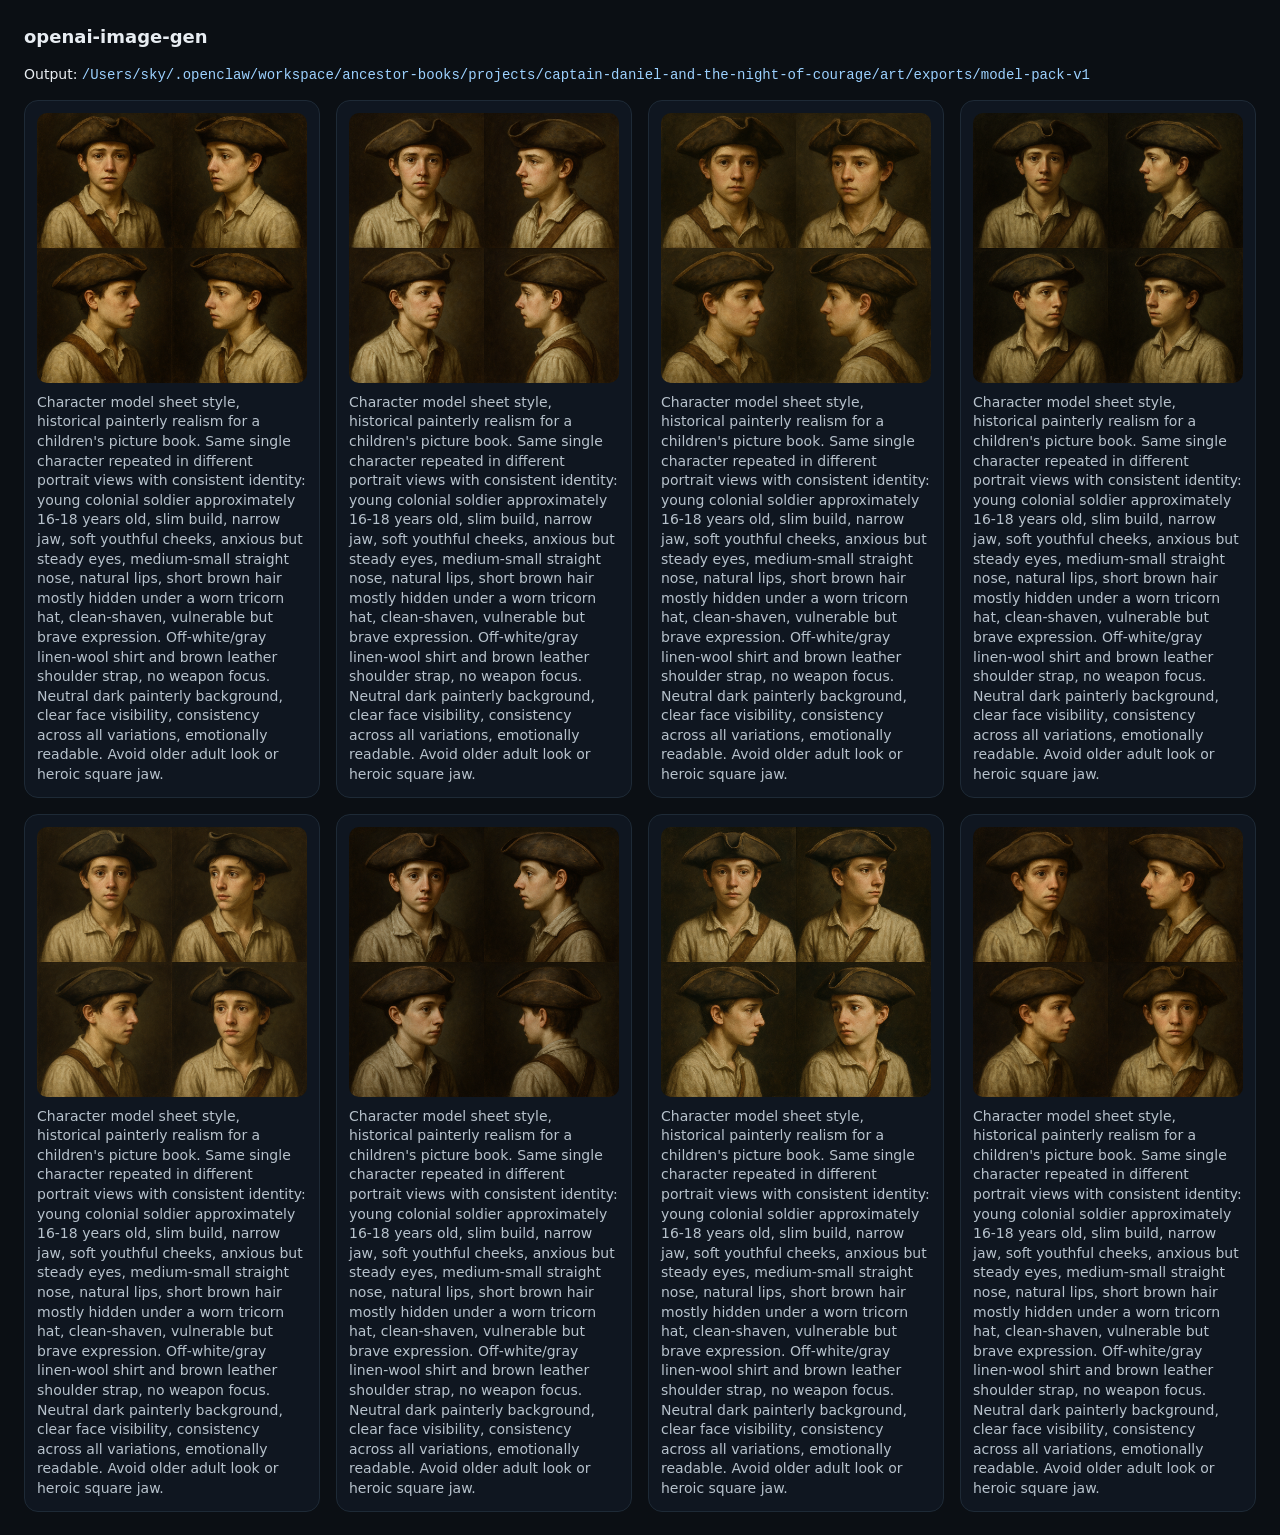
<file: projects/captain-daniel-and-the-night-of-courage/art/exports/model-pack-v1/index.html>
<!doctype html>
<meta charset="utf-8" />
<title>openai-image-gen</title>
<style>
  :root { color-scheme: dark; }
  body { margin: 24px; font: 14px/1.4 ui-sans-serif, system-ui; background: #0b0f14; color: #e8edf2; }
  h1 { font-size: 18px; margin: 0 0 16px; }
  .grid { display: grid; grid-template-columns: repeat(auto-fill, minmax(240px, 1fr)); gap: 16px; }
  figure { margin: 0; padding: 12px; border: 1px solid #1e2a36; border-radius: 14px; background: #0f1620; }
  img { width: 100%; height: auto; border-radius: 10px; display: block; }
  figcaption { margin-top: 10px; color: #b7c2cc; }
  code { color: #9cd1ff; }
</style>
<h1>openai-image-gen</h1>
<p>Output: <code>/Users/sky/.openclaw/workspace/ancestor-books/projects/captain-daniel-and-the-night-of-courage/art/exports/model-pack-v1</code></p>
<div class="grid">
<figure>
  <a href="001-character-model-sheet-style-historical-p.png"><img src="001-character-model-sheet-style-historical-p.png" loading="lazy" /></a>
  <figcaption>Character model sheet style, historical painterly realism for a children&#x27;s picture book. Same single character repeated in different portrait views with consistent identity: young colonial soldier approximately 16-18 years old, slim build, narrow jaw, soft youthful cheeks, anxious but steady eyes, medium-small straight nose, natural lips, short brown hair mostly hidden under a worn tricorn hat, clean-shaven, vulnerable but brave expression. Off-white/gray linen-wool shirt and brown leather shoulder strap, no weapon focus. Neutral dark painterly background, clear face visibility, consistency across all variations, emotionally readable. Avoid older adult look or heroic square jaw.</figcaption>
</figure>
<figure>
  <a href="002-character-model-sheet-style-historical-p.png"><img src="002-character-model-sheet-style-historical-p.png" loading="lazy" /></a>
  <figcaption>Character model sheet style, historical painterly realism for a children&#x27;s picture book. Same single character repeated in different portrait views with consistent identity: young colonial soldier approximately 16-18 years old, slim build, narrow jaw, soft youthful cheeks, anxious but steady eyes, medium-small straight nose, natural lips, short brown hair mostly hidden under a worn tricorn hat, clean-shaven, vulnerable but brave expression. Off-white/gray linen-wool shirt and brown leather shoulder strap, no weapon focus. Neutral dark painterly background, clear face visibility, consistency across all variations, emotionally readable. Avoid older adult look or heroic square jaw.</figcaption>
</figure>
<figure>
  <a href="003-character-model-sheet-style-historical-p.png"><img src="003-character-model-sheet-style-historical-p.png" loading="lazy" /></a>
  <figcaption>Character model sheet style, historical painterly realism for a children&#x27;s picture book. Same single character repeated in different portrait views with consistent identity: young colonial soldier approximately 16-18 years old, slim build, narrow jaw, soft youthful cheeks, anxious but steady eyes, medium-small straight nose, natural lips, short brown hair mostly hidden under a worn tricorn hat, clean-shaven, vulnerable but brave expression. Off-white/gray linen-wool shirt and brown leather shoulder strap, no weapon focus. Neutral dark painterly background, clear face visibility, consistency across all variations, emotionally readable. Avoid older adult look or heroic square jaw.</figcaption>
</figure>
<figure>
  <a href="004-character-model-sheet-style-historical-p.png"><img src="004-character-model-sheet-style-historical-p.png" loading="lazy" /></a>
  <figcaption>Character model sheet style, historical painterly realism for a children&#x27;s picture book. Same single character repeated in different portrait views with consistent identity: young colonial soldier approximately 16-18 years old, slim build, narrow jaw, soft youthful cheeks, anxious but steady eyes, medium-small straight nose, natural lips, short brown hair mostly hidden under a worn tricorn hat, clean-shaven, vulnerable but brave expression. Off-white/gray linen-wool shirt and brown leather shoulder strap, no weapon focus. Neutral dark painterly background, clear face visibility, consistency across all variations, emotionally readable. Avoid older adult look or heroic square jaw.</figcaption>
</figure>
<figure>
  <a href="005-character-model-sheet-style-historical-p.png"><img src="005-character-model-sheet-style-historical-p.png" loading="lazy" /></a>
  <figcaption>Character model sheet style, historical painterly realism for a children&#x27;s picture book. Same single character repeated in different portrait views with consistent identity: young colonial soldier approximately 16-18 years old, slim build, narrow jaw, soft youthful cheeks, anxious but steady eyes, medium-small straight nose, natural lips, short brown hair mostly hidden under a worn tricorn hat, clean-shaven, vulnerable but brave expression. Off-white/gray linen-wool shirt and brown leather shoulder strap, no weapon focus. Neutral dark painterly background, clear face visibility, consistency across all variations, emotionally readable. Avoid older adult look or heroic square jaw.</figcaption>
</figure>
<figure>
  <a href="006-character-model-sheet-style-historical-p.png"><img src="006-character-model-sheet-style-historical-p.png" loading="lazy" /></a>
  <figcaption>Character model sheet style, historical painterly realism for a children&#x27;s picture book. Same single character repeated in different portrait views with consistent identity: young colonial soldier approximately 16-18 years old, slim build, narrow jaw, soft youthful cheeks, anxious but steady eyes, medium-small straight nose, natural lips, short brown hair mostly hidden under a worn tricorn hat, clean-shaven, vulnerable but brave expression. Off-white/gray linen-wool shirt and brown leather shoulder strap, no weapon focus. Neutral dark painterly background, clear face visibility, consistency across all variations, emotionally readable. Avoid older adult look or heroic square jaw.</figcaption>
</figure>
<figure>
  <a href="007-character-model-sheet-style-historical-p.png"><img src="007-character-model-sheet-style-historical-p.png" loading="lazy" /></a>
  <figcaption>Character model sheet style, historical painterly realism for a children&#x27;s picture book. Same single character repeated in different portrait views with consistent identity: young colonial soldier approximately 16-18 years old, slim build, narrow jaw, soft youthful cheeks, anxious but steady eyes, medium-small straight nose, natural lips, short brown hair mostly hidden under a worn tricorn hat, clean-shaven, vulnerable but brave expression. Off-white/gray linen-wool shirt and brown leather shoulder strap, no weapon focus. Neutral dark painterly background, clear face visibility, consistency across all variations, emotionally readable. Avoid older adult look or heroic square jaw.</figcaption>
</figure>
<figure>
  <a href="008-character-model-sheet-style-historical-p.png"><img src="008-character-model-sheet-style-historical-p.png" loading="lazy" /></a>
  <figcaption>Character model sheet style, historical painterly realism for a children&#x27;s picture book. Same single character repeated in different portrait views with consistent identity: young colonial soldier approximately 16-18 years old, slim build, narrow jaw, soft youthful cheeks, anxious but steady eyes, medium-small straight nose, natural lips, short brown hair mostly hidden under a worn tricorn hat, clean-shaven, vulnerable but brave expression. Off-white/gray linen-wool shirt and brown leather shoulder strap, no weapon focus. Neutral dark painterly background, clear face visibility, consistency across all variations, emotionally readable. Avoid older adult look or heroic square jaw.</figcaption>
</figure>
</div>
</file>
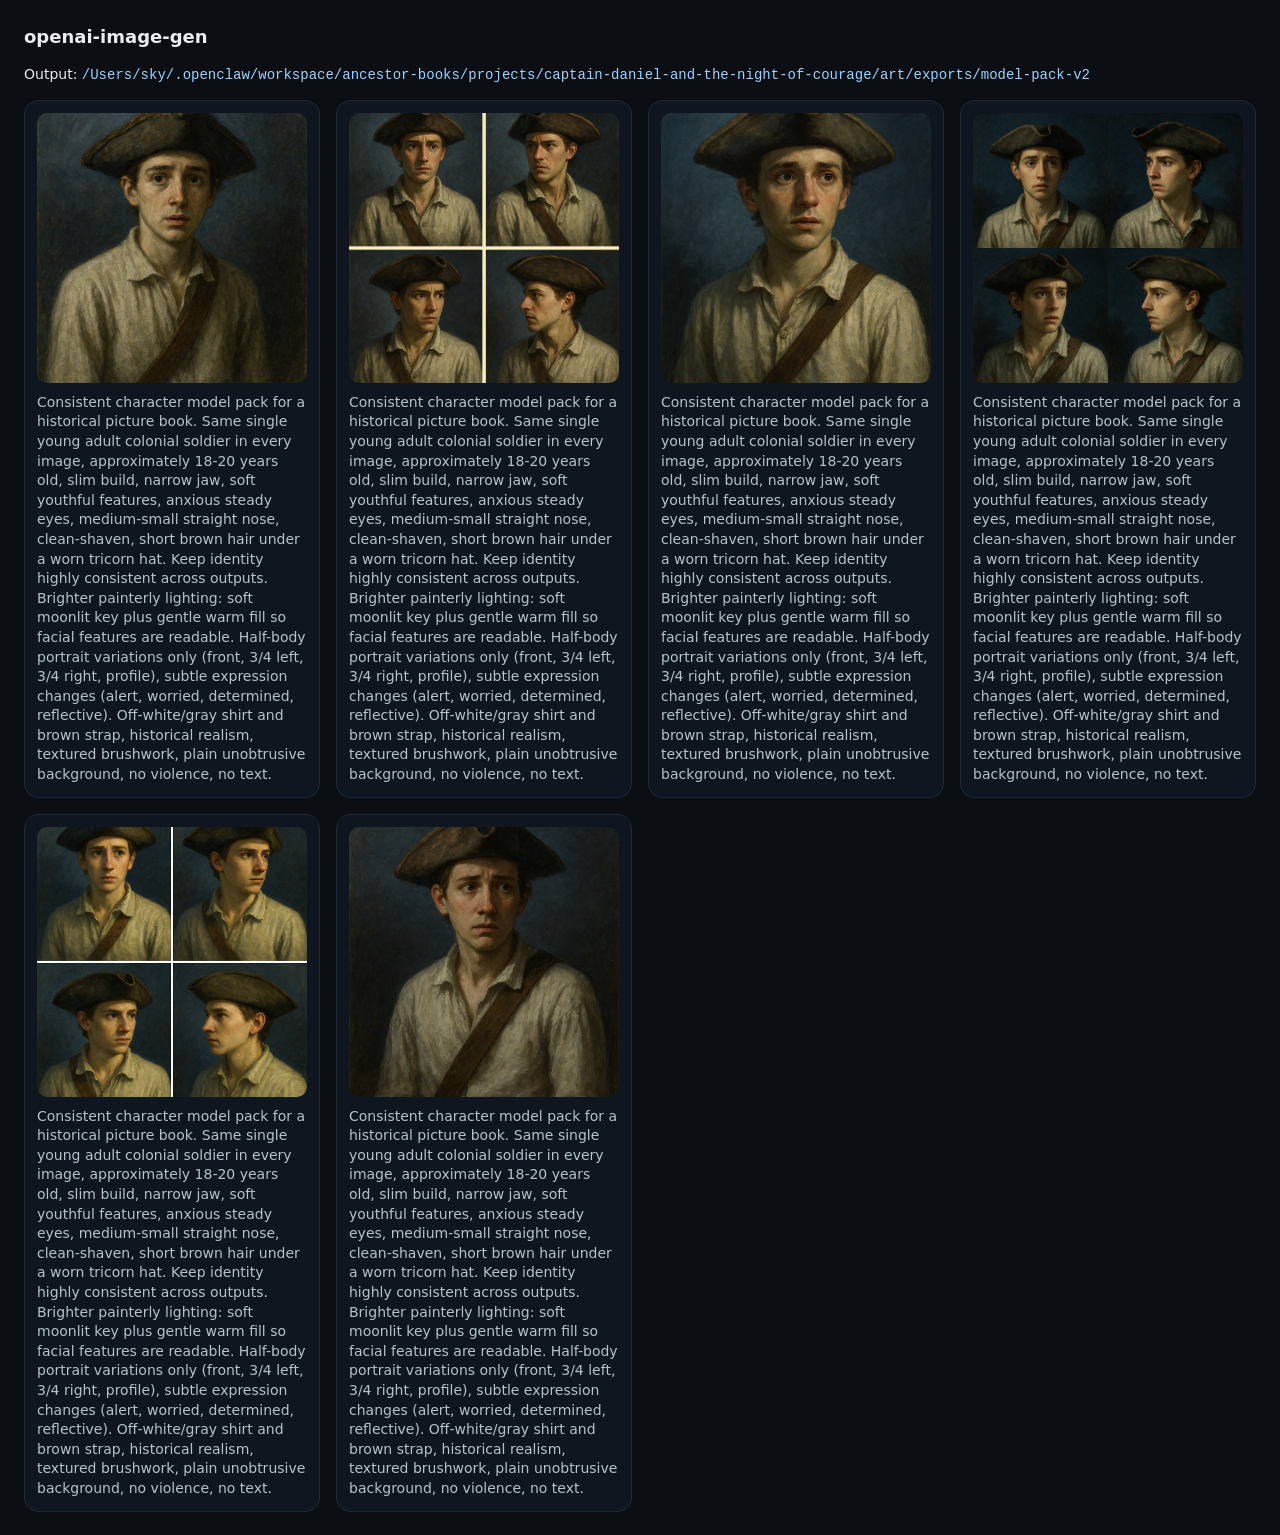
<file: projects/captain-daniel-and-the-night-of-courage/art/exports/model-pack-v2/index.html>
<!doctype html>
<meta charset="utf-8" />
<title>openai-image-gen</title>
<style>
  :root { color-scheme: dark; }
  body { margin: 24px; font: 14px/1.4 ui-sans-serif, system-ui; background: #0b0f14; color: #e8edf2; }
  h1 { font-size: 18px; margin: 0 0 16px; }
  .grid { display: grid; grid-template-columns: repeat(auto-fill, minmax(240px, 1fr)); gap: 16px; }
  figure { margin: 0; padding: 12px; border: 1px solid #1e2a36; border-radius: 14px; background: #0f1620; }
  img { width: 100%; height: auto; border-radius: 10px; display: block; }
  figcaption { margin-top: 10px; color: #b7c2cc; }
  code { color: #9cd1ff; }
</style>
<h1>openai-image-gen</h1>
<p>Output: <code>/Users/sky/.openclaw/workspace/ancestor-books/projects/captain-daniel-and-the-night-of-courage/art/exports/model-pack-v2</code></p>
<div class="grid">
<figure>
  <a href="001-consistent-character-model-pack-for-a-hi.png"><img src="001-consistent-character-model-pack-for-a-hi.png" loading="lazy" /></a>
  <figcaption>Consistent character model pack for a historical picture book. Same single young adult colonial soldier in every image, approximately 18-20 years old, slim build, narrow jaw, soft youthful features, anxious steady eyes, medium-small straight nose, clean-shaven, short brown hair under a worn tricorn hat. Keep identity highly consistent across outputs. Brighter painterly lighting: soft moonlit key plus gentle warm fill so facial features are readable. Half-body portrait variations only (front, 3/4 left, 3/4 right, profile), subtle expression changes (alert, worried, determined, reflective). Off-white/gray shirt and brown strap, historical realism, textured brushwork, plain unobtrusive background, no violence, no text.</figcaption>
</figure>
<figure>
  <a href="002-consistent-character-model-pack-for-a-hi.png"><img src="002-consistent-character-model-pack-for-a-hi.png" loading="lazy" /></a>
  <figcaption>Consistent character model pack for a historical picture book. Same single young adult colonial soldier in every image, approximately 18-20 years old, slim build, narrow jaw, soft youthful features, anxious steady eyes, medium-small straight nose, clean-shaven, short brown hair under a worn tricorn hat. Keep identity highly consistent across outputs. Brighter painterly lighting: soft moonlit key plus gentle warm fill so facial features are readable. Half-body portrait variations only (front, 3/4 left, 3/4 right, profile), subtle expression changes (alert, worried, determined, reflective). Off-white/gray shirt and brown strap, historical realism, textured brushwork, plain unobtrusive background, no violence, no text.</figcaption>
</figure>
<figure>
  <a href="003-consistent-character-model-pack-for-a-hi.png"><img src="003-consistent-character-model-pack-for-a-hi.png" loading="lazy" /></a>
  <figcaption>Consistent character model pack for a historical picture book. Same single young adult colonial soldier in every image, approximately 18-20 years old, slim build, narrow jaw, soft youthful features, anxious steady eyes, medium-small straight nose, clean-shaven, short brown hair under a worn tricorn hat. Keep identity highly consistent across outputs. Brighter painterly lighting: soft moonlit key plus gentle warm fill so facial features are readable. Half-body portrait variations only (front, 3/4 left, 3/4 right, profile), subtle expression changes (alert, worried, determined, reflective). Off-white/gray shirt and brown strap, historical realism, textured brushwork, plain unobtrusive background, no violence, no text.</figcaption>
</figure>
<figure>
  <a href="004-consistent-character-model-pack-for-a-hi.png"><img src="004-consistent-character-model-pack-for-a-hi.png" loading="lazy" /></a>
  <figcaption>Consistent character model pack for a historical picture book. Same single young adult colonial soldier in every image, approximately 18-20 years old, slim build, narrow jaw, soft youthful features, anxious steady eyes, medium-small straight nose, clean-shaven, short brown hair under a worn tricorn hat. Keep identity highly consistent across outputs. Brighter painterly lighting: soft moonlit key plus gentle warm fill so facial features are readable. Half-body portrait variations only (front, 3/4 left, 3/4 right, profile), subtle expression changes (alert, worried, determined, reflective). Off-white/gray shirt and brown strap, historical realism, textured brushwork, plain unobtrusive background, no violence, no text.</figcaption>
</figure>
<figure>
  <a href="005-consistent-character-model-pack-for-a-hi.png"><img src="005-consistent-character-model-pack-for-a-hi.png" loading="lazy" /></a>
  <figcaption>Consistent character model pack for a historical picture book. Same single young adult colonial soldier in every image, approximately 18-20 years old, slim build, narrow jaw, soft youthful features, anxious steady eyes, medium-small straight nose, clean-shaven, short brown hair under a worn tricorn hat. Keep identity highly consistent across outputs. Brighter painterly lighting: soft moonlit key plus gentle warm fill so facial features are readable. Half-body portrait variations only (front, 3/4 left, 3/4 right, profile), subtle expression changes (alert, worried, determined, reflective). Off-white/gray shirt and brown strap, historical realism, textured brushwork, plain unobtrusive background, no violence, no text.</figcaption>
</figure>
<figure>
  <a href="006-consistent-character-model-pack-for-a-hi.png"><img src="006-consistent-character-model-pack-for-a-hi.png" loading="lazy" /></a>
  <figcaption>Consistent character model pack for a historical picture book. Same single young adult colonial soldier in every image, approximately 18-20 years old, slim build, narrow jaw, soft youthful features, anxious steady eyes, medium-small straight nose, clean-shaven, short brown hair under a worn tricorn hat. Keep identity highly consistent across outputs. Brighter painterly lighting: soft moonlit key plus gentle warm fill so facial features are readable. Half-body portrait variations only (front, 3/4 left, 3/4 right, profile), subtle expression changes (alert, worried, determined, reflective). Off-white/gray shirt and brown strap, historical realism, textured brushwork, plain unobtrusive background, no violence, no text.</figcaption>
</figure>
</div>
</file>
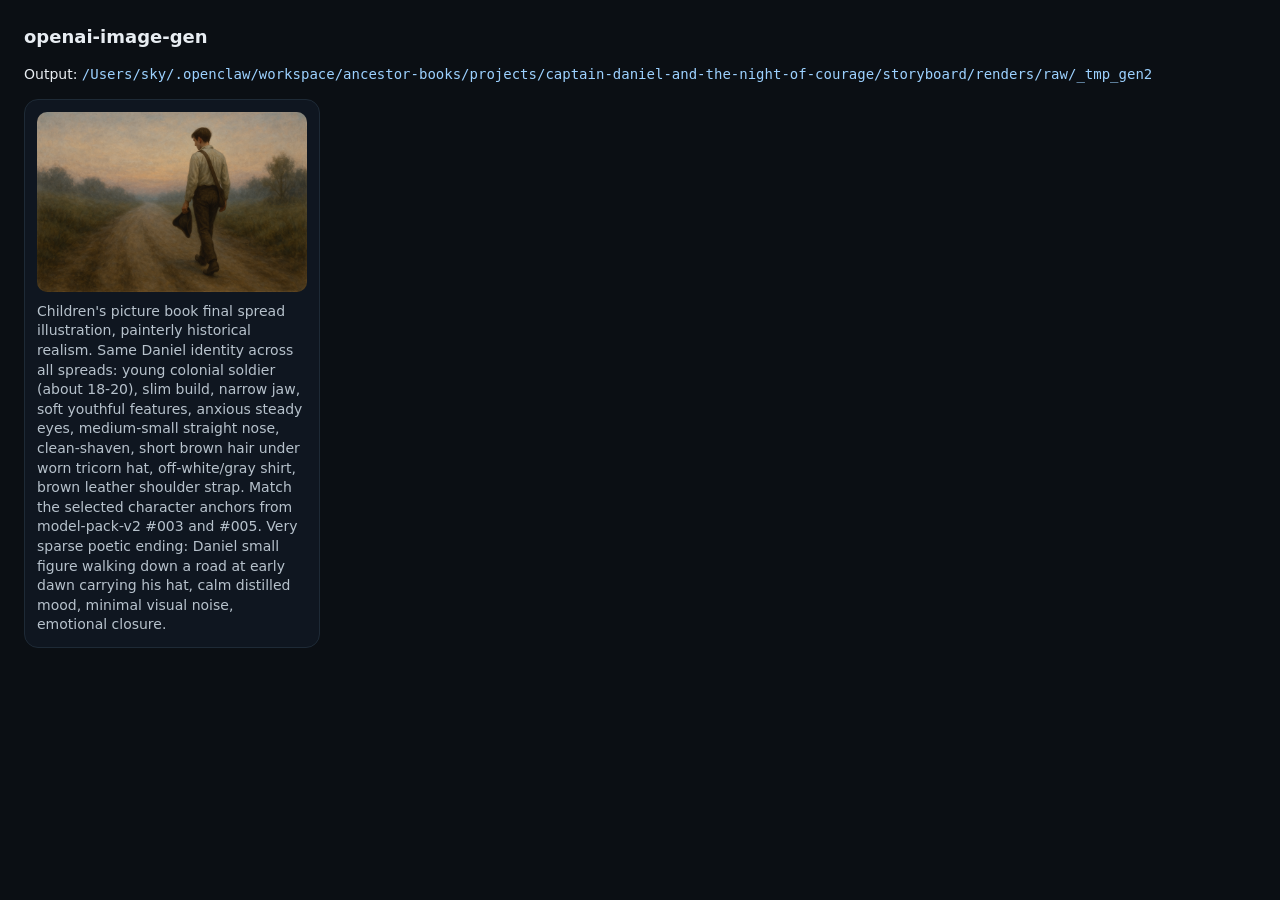
<file: projects/captain-daniel-and-the-night-of-courage/storyboard/renders/raw/_tmp_gen2/index.html>
<!doctype html>
<meta charset="utf-8" />
<title>openai-image-gen</title>
<style>
  :root { color-scheme: dark; }
  body { margin: 24px; font: 14px/1.4 ui-sans-serif, system-ui; background: #0b0f14; color: #e8edf2; }
  h1 { font-size: 18px; margin: 0 0 16px; }
  .grid { display: grid; grid-template-columns: repeat(auto-fill, minmax(240px, 1fr)); gap: 16px; }
  figure { margin: 0; padding: 12px; border: 1px solid #1e2a36; border-radius: 14px; background: #0f1620; }
  img { width: 100%; height: auto; border-radius: 10px; display: block; }
  figcaption { margin-top: 10px; color: #b7c2cc; }
  code { color: #9cd1ff; }
</style>
<h1>openai-image-gen</h1>
<p>Output: <code>/Users/sky/.openclaw/workspace/ancestor-books/projects/captain-daniel-and-the-night-of-courage/storyboard/renders/raw/_tmp_gen2</code></p>
<div class="grid">
<figure>
  <a href="001-children-s-picture-book-final-spread-ill.png"><img src="001-children-s-picture-book-final-spread-ill.png" loading="lazy" /></a>
  <figcaption>Children&#x27;s picture book final spread illustration, painterly historical realism. Same Daniel identity across all spreads: young colonial soldier (about 18-20), slim build, narrow jaw, soft youthful features, anxious steady eyes, medium-small straight nose, clean-shaven, short brown hair under worn tricorn hat, off-white/gray shirt, brown leather shoulder strap. Match the selected character anchors from model-pack-v2 #003 and #005. Very sparse poetic ending: Daniel small figure walking down a road at early dawn carrying his hat, calm distilled mood, minimal visual noise, emotional closure.</figcaption>
</figure>
</div>
</file>
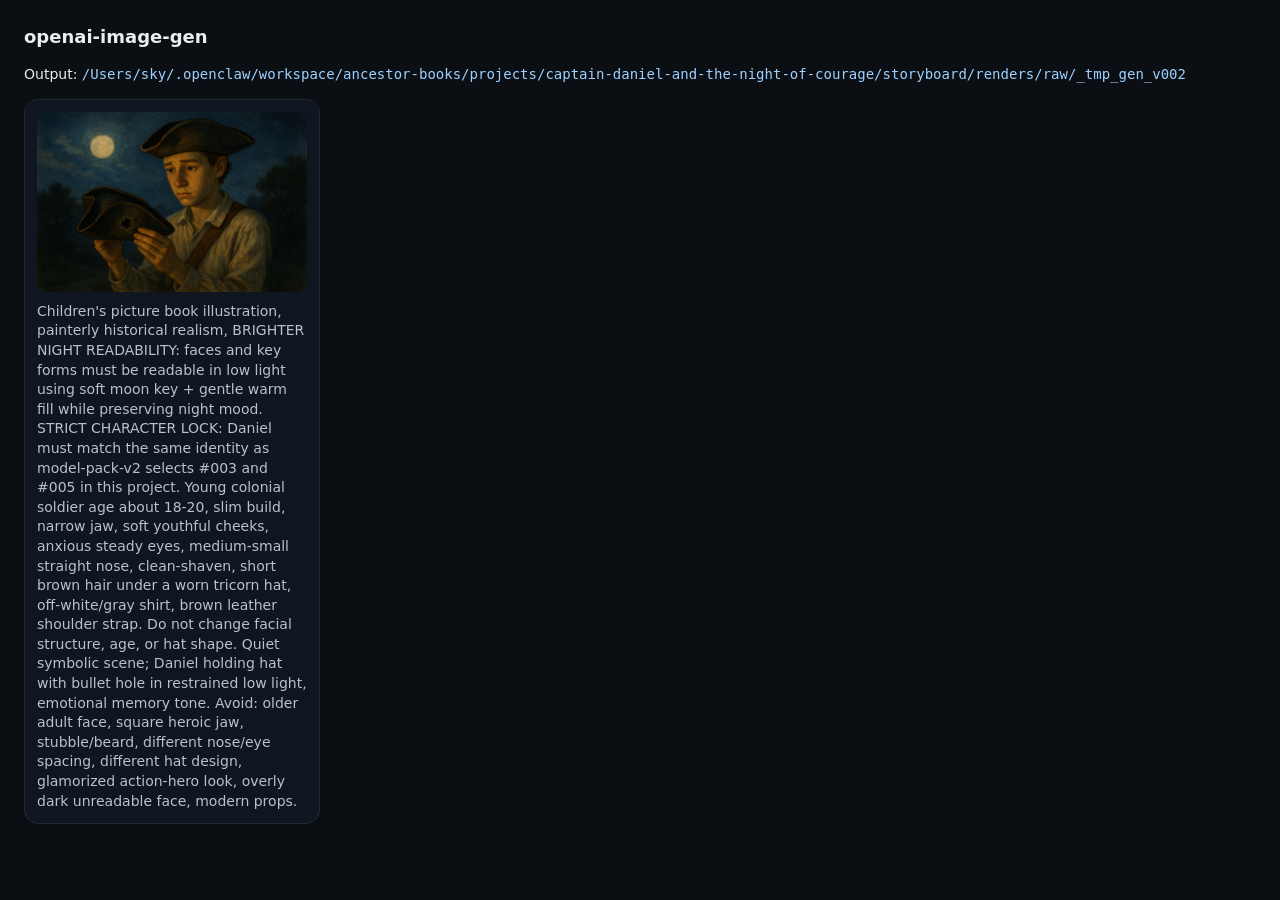
<file: projects/captain-daniel-and-the-night-of-courage/storyboard/renders/raw/_tmp_gen_v002/index.html>
<!doctype html>
<meta charset="utf-8" />
<title>openai-image-gen</title>
<style>
  :root { color-scheme: dark; }
  body { margin: 24px; font: 14px/1.4 ui-sans-serif, system-ui; background: #0b0f14; color: #e8edf2; }
  h1 { font-size: 18px; margin: 0 0 16px; }
  .grid { display: grid; grid-template-columns: repeat(auto-fill, minmax(240px, 1fr)); gap: 16px; }
  figure { margin: 0; padding: 12px; border: 1px solid #1e2a36; border-radius: 14px; background: #0f1620; }
  img { width: 100%; height: auto; border-radius: 10px; display: block; }
  figcaption { margin-top: 10px; color: #b7c2cc; }
  code { color: #9cd1ff; }
</style>
<h1>openai-image-gen</h1>
<p>Output: <code>/Users/sky/.openclaw/workspace/ancestor-books/projects/captain-daniel-and-the-night-of-courage/storyboard/renders/raw/_tmp_gen_v002</code></p>
<div class="grid">
<figure>
  <a href="001-children-s-picture-book-illustration-pai.png"><img src="001-children-s-picture-book-illustration-pai.png" loading="lazy" /></a>
  <figcaption>Children&#x27;s picture book illustration, painterly historical realism, BRIGHTER NIGHT READABILITY: faces and key forms must be readable in low light using soft moon key + gentle warm fill while preserving night mood. STRICT CHARACTER LOCK: Daniel must match the same identity as model-pack-v2 selects #003 and #005 in this project. Young colonial soldier age about 18-20, slim build, narrow jaw, soft youthful cheeks, anxious steady eyes, medium-small straight nose, clean-shaven, short brown hair under a worn tricorn hat, off-white/gray shirt, brown leather shoulder strap. Do not change facial structure, age, or hat shape. Quiet symbolic scene; Daniel holding hat with bullet hole in restrained low light, emotional memory tone. Avoid: older adult face, square heroic jaw, stubble/beard, different nose/eye spacing, different hat design, glamorized action-hero look, overly dark unreadable face, modern props.</figcaption>
</figure>
</div>
</file>
